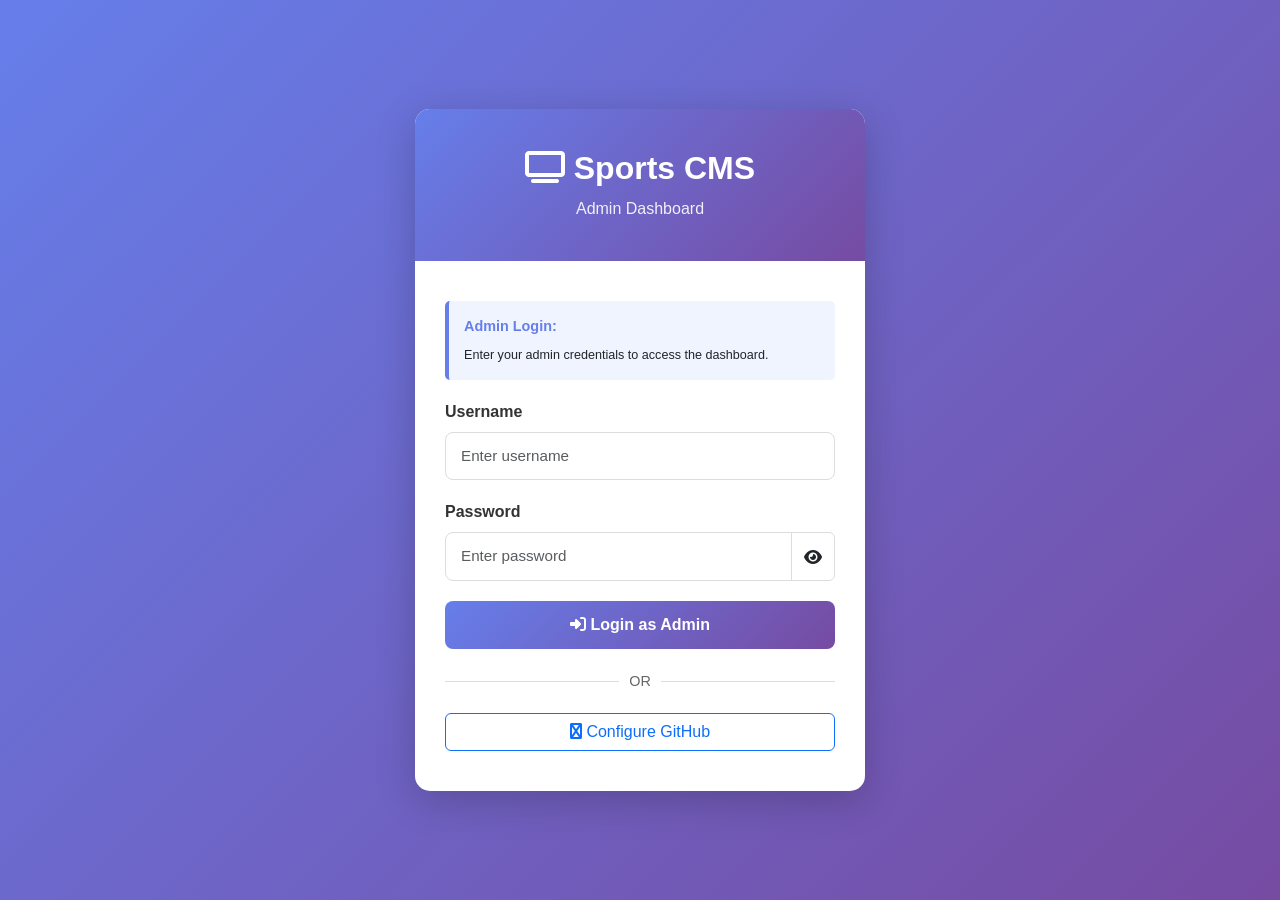
<file: index.html>
<!DOCTYPE html>
<html lang="en">
<head>
    <meta charset="UTF-8">
    <meta name="viewport" content="width=device-width, initial-scale=1.0">
    <title>Sports Match CMS - Dashboard</title>
    <link href="https://cdn.jsdelivr.net/npm/bootstrap@5.3.0/dist/css/bootstrap.min.css" rel="stylesheet">
    <link href="https://cdnjs.cloudflare.com/ajax/libs/font-awesome/6.4.0/css/all.min.css" rel="stylesheet">
    <link rel="stylesheet" href="assets/css/style.css">
</head>
<body>
    <div class="d-flex" id="wrapper">
        <!-- Sidebar -->
        <nav class="sidebar" id="sidebar">
            <div class="sidebar-header">
                <h3 class="mb-0">
                    <i class="fas fa-tv"></i> Sports CMS
                </h3>
            </div>
            <ul class="nav flex-column">
                <li class="nav-item">
                    <a class="nav-link active" href="index.html">
                        <i class="fas fa-chart-line"></i> Dashboard
                    </a>
                </li>
                <li class="nav-item">
                    <a class="nav-link" href="matches.html">
                        <i class="fas fa-futbol"></i> Matches
                    </a>
                </li>
                <li class="nav-item">
                    <a class="nav-link" href="leagues.html">
                        <i class="fas fa-trophy"></i> Leagues
                    </a>
                </li>
                <li class="nav-item">
                    <a class="nav-link" href="categories.html">
                        <i class="fas fa-list"></i> Categories
                    </a>
                </li>
                <li class="nav-item">
                    <a class="nav-link" href="settings.html">
                        <i class="fas fa-cog"></i> Settings
                    </a>
                </li>
            </ul>
        </nav>

        <!-- Main Content -->
        <div class="main-content" id="main-content">
            <!-- Top Navigation -->
            <nav class="navbar navbar-expand-lg navbar-dark top-navbar">
                <div class="container-fluid">
                    <button class="btn btn-dark me-3" id="toggleSidebar">
                        <i class="fas fa-bars"></i>
                    </button>
                    <span class="navbar-brand mb-0">Dashboard</span>
                    <div class="ms-auto d-flex align-items-center gap-3">
                        <button class="btn btn-dark" id="toggleDarkMode" title="Toggle Dark Mode">
                            <i class="fas fa-moon"></i>
                        </button>
                        <div class="dropdown">
                            <button class="btn btn-dark dropdown-toggle" type="button" data-bs-toggle="dropdown">
                                <i class="fas fa-user"></i>
                            </button>
                            <ul class="dropdown-menu dropdown-menu-end">
                                <li><a class="dropdown-item" href="settings.html">Settings</a></li>
                                <li><hr class="dropdown-divider"></li>
                                <li><a class="dropdown-item" href="#" id="logoutBtn">Logout</a></li>
                            </ul>
                        </div>
                    </div>
                </div>
            </nav>

            <!-- Page Content -->
            <div class="page-content">
                <div class="container-fluid">
                    <!-- Header -->
                    <div class="row mb-4">
                        <div class="col-12">
                            <h1 class="page-title">Dashboard</h1>
                            <p class="text-muted">Welcome back! Here's your sports match overview.</p>
                        </div>
                    </div>

                    <!-- Stats Cards -->
                    <div class="row mb-4">
                        <div class="col-md-6 col-lg-3">
                            <div class="stat-card">
                                <div class="stat-icon">
                                    <i class="fas fa-list"></i>
                                </div>
                                <div class="stat-content">
                                    <h3 id="totalCategories">0</h3>
                                    <p>Total Categories</p>
                                </div>
                            </div>
                        </div>
                        <div class="col-md-6 col-lg-3">
                            <div class="stat-card">
                                <div class="stat-icon">
                                    <i class="fas fa-trophy"></i>
                                </div>
                                <div class="stat-content">
                                    <h3 id="totalLeagues">0</h3>
                                    <p>Total Leagues</p>
                                </div>
                            </div>
                        </div>
                        <div class="col-md-6 col-lg-3">
                            <div class="stat-card">
                                <div class="stat-icon">
                                    <i class="fas fa-futbol"></i>
                                </div>
                                <div class="stat-content">
                                    <h3 id="totalMatches">0</h3>
                                    <p>Total Matches</p>
                                </div>
                            </div>
                        </div>
                        <div class="col-md-6 col-lg-3">
                            <div class="stat-card">
                                <div class="stat-icon">
                                    <i class="fas fa-video"></i>
                                </div>
                                <div class="stat-content">
                                    <h3 id="totalSources">0</h3>
                                    <p>Total Sources</p>
                                </div>
                            </div>
                        </div>
                    </div>

                    <!-- Match Status Overview -->
                    <div class="row mb-4">
                        <div class="col-md-4">
                            <div class="status-card upcoming">
                                <div class="status-header">
                                    <i class="fas fa-clock"></i>
                                    <h4>Upcoming Matches</h4>
                                </div>
                                <div class="status-number" id="upcomingCount">0</div>
                            </div>
                        </div>
                        <div class="col-md-4">
                            <div class="status-card live">
                                <div class="status-header">
                                    <i class="fas fa-circle animate-pulse"></i>
                                    <h4>Live Matches</h4>
                                </div>
                                <div class="status-number" id="liveCount">0</div>
                            </div>
                        </div>
                        <div class="col-md-4">
                            <div class="status-card finished">
                                <div class="status-header">
                                    <i class="fas fa-check-circle"></i>
                                    <h4>Finished Matches</h4>
                                </div>
                                <div class="status-number" id="finishedCount">0</div>
                            </div>
                        </div>
                    </div>

                    <!-- Recent Matches -->
                    <div class="row">
                        <div class="col-12">
                            <div class="card">
                                <div class="card-header">
                                    <h5 class="mb-0">Recent Matches</h5>
                                </div>
                                <div class="card-body">
                                    <div id="recentMatchesContainer">
                                        <div class="text-center text-muted">
                                            <i class="fas fa-inbox"></i> No matches yet
                                        </div>
                                    </div>
                                </div>
                            </div>
                        </div>
                    </div>
                </div>
            </div>
        </div>
    </div>

    <!-- Toast Notification -->
    <div id="toastContainer" class="toast-container"></div>

    <script src="https://cdn.jsdelivr.net/npm/bootstrap@5.3.0/dist/js/bootstrap.bundle.min.js"></script>
    <script src="assets/js/config.js"></script>
    <script src="assets/js/api.js"></script>
    <script src="assets/js/ui.js"></script>
    <script src="assets/js/dashboard.js"></script>
</body>
</html>
</file>
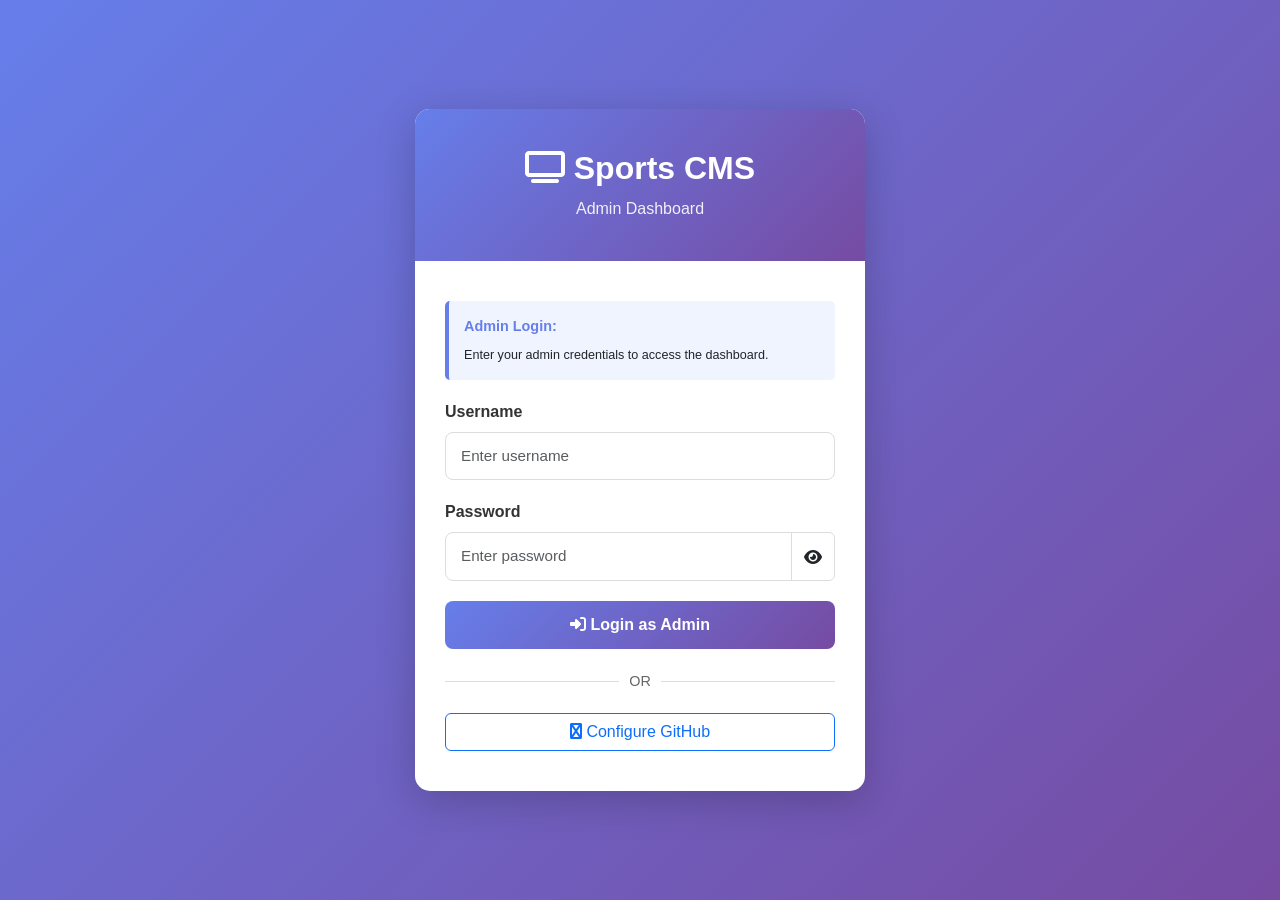
<file: auth.html>
<!DOCTYPE html>
<html lang="en">
<head>
    <meta charset="UTF-8">
    <meta name="viewport" content="width=device-width, initial-scale=1.0">
    <title>Sports Match CMS - Authentication</title>
    <link href="https://cdn.jsdelivr.net/npm/bootstrap@5.3.0/dist/css/bootstrap.min.css" rel="stylesheet">
    <link href="https://cdnjs.cloudflare.com/ajax/libs/font-awesome/6.4.0/css/all.min.css" rel="stylesheet">
    <style>
        :root {
          --primary: #667eea;
          --secondary: #764ba2;
        }

        body {
          background: linear-gradient(135deg, #667eea 0%, #764ba2 100%);
          min-height: 100vh;
          display: flex;
          align-items: center;
          justify-content: center;
          font-family: 'Segoe UI', Tahoma, Geneva, Verdana, sans-serif;
        }

        .auth-container {
          background: white;
          border-radius: 15px;
          box-shadow: 0 10px 40px rgba(0, 0, 0, 0.2);
          overflow: hidden;
          max-width: 450px;
          width: 90%;
        }

        .auth-header {
          background: linear-gradient(135deg, #667eea 0%, #764ba2 100%);
          color: white;
          padding: 40px 30px;
          text-align: center;
        }

        .auth-header h1 {
          font-size: 2rem;
          font-weight: 700;
          margin-bottom: 10px;
        }

        .auth-header p {
          margin: 0;
          opacity: 0.9;
        }

        .auth-body {
          padding: 40px 30px;
        }

        .form-group {
          margin-bottom: 20px;
        }

        .form-label {
          font-weight: 600;
          color: #333;
          margin-bottom: 8px;
        }

        .form-control {
          border: 1px solid #ddd;
          border-radius: 8px;
          padding: 12px 15px;
          font-size: 0.95rem;
        }

        .form-control:focus {
          border-color: #667eea;
          box-shadow: 0 0 0 0.2rem rgba(102, 126, 234, 0.25);
        }

        .btn-auth {
          background: linear-gradient(135deg, #667eea 0%, #764ba2 100%);
          color: white;
          border: none;
          padding: 12px 30px;
          border-radius: 8px;
          font-weight: 600;
          font-size: 1rem;
          width: 100%;
          transition: all 0.3s ease;
          cursor: pointer;
        }

        .btn-auth:hover {
          transform: translateY(-2px);
          box-shadow: 0 5px 20px rgba(102, 126, 234, 0.4);
        }

        .btn-auth:disabled {
          opacity: 0.7;
          cursor: not-allowed;
        }

        .error-message {
          background-color: #f8d7da;
          color: #721c24;
          padding: 12px 15px;
          border-radius: 8px;
          margin-bottom: 20px;
          border-left: 4px solid #dc3545;
          display: none;
        }

        .error-message.show {
          display: block;
        }

        .success-message {
          background-color: #d4edda;
          color: #155724;
          padding: 12px 15px;
          border-radius: 8px;
          margin-bottom: 20px;
          border-left: 4px solid #28a745;
          display: none;
        }

        .success-message.show {
          display: block;
        }

        .info-box {
          background: #f0f4ff;
          border-left: 4px solid #667eea;
          padding: 15px;
          border-radius: 5px;
          margin-bottom: 20px;
          font-size: 0.9rem;
        }

        .info-box strong {
          color: #667eea;
        }

        .toggle-password {
          cursor: pointer;
        }

        .input-group-text {
          background-color: transparent;
          border: 1px solid #ddd;
          cursor: pointer;
        }

        .input-group-text:hover {
          background-color: #f5f5f5;
        }

        .divider {
          text-align: center;
          margin: 20px 0;
          position: relative;
        }

        .divider::before {
          content: '';
          position: absolute;
          top: 50%;
          left: 0;
          right: 0;
          height: 1px;
          background: #ddd;
        }

        .divider span {
          background: white;
          padding: 0 10px;
          position: relative;
          color: #666;
          font-size: 0.9rem;
        }

        .switch-mode {
          text-align: center;
          color: #666;
          font-size: 0.9rem;
        }

        .switch-mode a {
          color: #667eea;
          text-decoration: none;
          font-weight: 600;
          cursor: pointer;
        }

        .switch-mode a:hover {
          text-decoration: underline;
        }
    </style>
</head>
<body>
    <div class="auth-container">
        <div class="auth-header">
            <h1><i class="fas fa-tv"></i> Sports CMS</h1>
            <p>Admin Dashboard</p>
        </div>
        <div class="auth-body">
            <!-- Error Message -->
            <div class="error-message" id="errorMessage"></div>
            <!-- Success Message -->
            <div class="success-message" id="successMessage"></div>

            <!-- Admin Authentication Form -->
            <div id="adminAuthForm">
                <div class="info-box">
                    <strong>Admin Login:</strong>
                    <p class="mb-0 mt-2 small">Enter your admin credentials to access the dashboard.</p>
                </div>

                <form id="adminLoginForm">
                    <div class="form-group">
                        <label class="form-label">Username</label>
                        <input type="text" class="form-control" id="adminUsername" placeholder="Enter username" required>
                    </div>

                    <div class="form-group">
                        <label class="form-label">Password</label>
                        <div class="input-group">
                            <input type="password" class="form-control" id="adminPassword" placeholder="Enter password" required>
                            <span class="input-group-text toggle-password" id="toggleAdminPassword">
                                <i class="fas fa-eye"></i>
                            </span>
                        </div>
                    </div>

                    <button type="submit" class="btn-auth" id="adminLoginBtn">
                        <i class="fas fa-sign-in-alt"></i> Login as Admin
                    </button>
                </form>

                <div class="divider"><span>OR</span></div>

                <button type="button" class="btn btn-outline-primary w-100" onclick="switchToGitHub()">
                    <i class="fas fa-github"></i> Configure GitHub
                </button>
            </div>

            <!-- GitHub Configuration Form -->
            <div id="githubConfigForm" style="display: none;">
                <div class="info-box">
                    <strong>GitHub Configuration:</strong>
                    <p class="mb-0 mt-2 small">Configure your GitHub repository to get started with the Sports Match CMS.</p>
                </div>

                <form id="githubLoginForm">
                    <div class="form-group">
                        <label class="form-label">GitHub Owner</label>
                        <input type="text" class="form-control" id="owner" placeholder="e.g., Custommail100" required>
                        <div style="font-size: 0.85rem; color: #666; margin-top: 5px;">Your GitHub username or organization name</div>
                    </div>

                    <div class="form-group">
                        <label class="form-label">GitHub Repository</label>
                        <input type="text" class="form-control" id="repo" placeholder="e.g., tv" required>
                        <div style="font-size: 0.85rem; color: #666; margin-top: 5px;">Repository name where match.json is stored</div>
                    </div>

                    <div class="form-group">
                        <label class="form-label">GitHub Branch</label>
                        <input type="text" class="form-control" id="branch" placeholder="main" value="main">
                        <div style="font-size: 0.85rem; color: #666; margin-top: 5px;">Default branch name</div>
                    </div>

                    <div class="form-group">
                        <label class="form-label">File Path</label>
                        <input type="text" class="form-control" id="filePath" placeholder="match.json" value="match.json">
                        <div style="font-size: 0.85rem; color: #666; margin-top: 5px;">Path to match.json in your repository</div>
                    </div>

                    <div class="form-group">
                        <label class="form-label">Personal Access Token</label>
                        <div class="input-group">
                            <input type="password" class="form-control" id="token" placeholder="ghp_xxxxxxxxxxxxx" required>
                            <span class="input-group-text toggle-password" id="toggleToken">
                                <i class="fas fa-eye"></i>
                            </span>
                        </div>
                        <div style="font-size: 0.85rem; color: #666; margin-top: 5px;">
                            <a href="https://github.com/settings/tokens" target="_blank">Create a token</a> with repo scope
                        </div>
                    </div>

                    <button type="submit" class="btn-auth" id="githubLoginBtn">
                        <i class="fas fa-plug"></i> Test & Connect
                    </button>
                </form>

                <button type="button" class="btn btn-outline-secondary w-100 mt-3" onclick="switchToAdmin()">
                    <i class="fas fa-arrow-left"></i> Back to Admin Login
                </button>
            </div>
        </div>
    </div>

    <script>
        const ADMIN_USERNAME = 'ymn10';
        const ADMIN_PASSWORD = 'ymn10';

        // Toggle Admin Password Visibility
        document.getElementById('toggleAdminPassword').addEventListener('click', () => {
            const input = document.getElementById('adminPassword');
            const icon = document.querySelector('#toggleAdminPassword i');
            if (input.type === 'password') {
                input.type = 'text';
                icon.classList.remove('fa-eye');
                icon.classList.add('fa-eye-slash');
            } else {
                input.type = 'password';
                icon.classList.remove('fa-eye-slash');
                icon.classList.add('fa-eye');
            }
        });

        // Toggle GitHub Token Visibility
        document.getElementById('toggleToken').addEventListener('click', () => {
            const input = document.getElementById('token');
            const icon = document.querySelector('#toggleToken i');
            if (input.type === 'password') {
                input.type = 'text';
                icon.classList.remove('fa-eye');
                icon.classList.add('fa-eye-slash');
            } else {
                input.type = 'password';
                icon.classList.remove('fa-eye-slash');
                icon.classList.add('fa-eye');
            }
        });

        // Switch to GitHub Form
        function switchToGitHub() {
            document.getElementById('adminAuthForm').style.display = 'none';
            document.getElementById('githubConfigForm').style.display = 'block';
            
            // Pre-fill with user's values
            document.getElementById('owner').value = 'Custommail100';
            document.getElementById('repo').value = 'tv';
            document.getElementById('branch').value = 'main';
            document.getElementById('filePath').value = 'match.json';
        }

        // Switch to Admin Form
        function switchToAdmin() {
            document.getElementById('adminAuthForm').style.display = 'block';
            document.getElementById('githubConfigForm').style.display = 'none';
            clearMessages();
        }

        // Show Error Message
        function showError(message) {
            const errorDiv = document.getElementById('errorMessage');
            errorDiv.textContent = message;
            errorDiv.classList.add('show');
            setTimeout(() => errorDiv.classList.remove('show'), 5000);
        }

        // Show Success Message
        function showSuccess(message) {
            const successDiv = document.getElementById('successMessage');
            successDiv.textContent = message;
            successDiv.classList.add('show');
            setTimeout(() => successDiv.classList.remove('show'), 5000);
        }

        // Clear Messages
        function clearMessages() {
            document.getElementById('errorMessage').classList.remove('show');
            document.getElementById('successMessage').classList.remove('show');
        }

        // Admin Login Form Handler
        document.getElementById('adminLoginForm').addEventListener('submit', async (e) => {
            e.preventDefault();
            clearMessages();

            const username = document.getElementById('adminUsername').value.trim();
            const password = document.getElementById('adminPassword').value;

            if (!username || !password) {
                showError('Please fill all fields');
                return;
            }

            if (username === ADMIN_USERNAME && password === ADMIN_PASSWORD) {
                showSuccess('Admin login successful! Redirecting...');
                
                // Store admin session
                localStorage.setItem('admin_authenticated', 'true');
                localStorage.setItem('admin_username', username);
                localStorage.setItem('admin_login_time', new Date().toISOString());
                
                // Redirect to login page for GitHub config
                setTimeout(() => {
                    window.location.href = 'login.html';
                }, 1500);
            } else {
                showError('Invalid username or password');
                document.getElementById('adminPassword').value = '';
            }
        });

        // GitHub Login Form Handler
        document.getElementById('githubLoginForm').addEventListener('submit', async (e) => {
            e.preventDefault();
            clearMessages();

            const config = {
                owner: document.getElementById('owner').value.trim(),
                repo: document.getElementById('repo').value.trim(),
                branch: document.getElementById('branch').value.trim(),
                filePath: document.getElementById('filePath').value.trim(),
                token: document.getElementById('token').value.trim(),
            };

            if (!config.owner || !config.repo || !config.token) {
                showError('Please fill all required fields');
                return;
            }

            const btn = document.getElementById('githubLoginBtn');
            btn.disabled = true;
            btn.innerHTML = '<i class="fas fa-spinner fa-spin"></i> Testing...'

            try {
                // Test connection
                const response = await fetch('https://api.github.com/user', {
                    headers: {
                        'Authorization': `token ${config.token}`,
                        'Accept': 'application/vnd.github.v3+json',
                    },
                });

                if (!response.ok) {
                    throw new Error('Invalid token or connection failed');
                }

                const userData = await response.json();
                showSuccess(`Connected as ${userData.login}! Redirecting...`);

                // Save config to localStorage
                localStorage.setItem('github_owner', config.owner);
                localStorage.setItem('github_repo', config.repo);
                localStorage.setItem('github_branch', config.branch);
                localStorage.setItem('file_path', config.filePath);
                localStorage.setItem('github_token', config.token);
                localStorage.setItem('auth_token', 'authenticated');

                // Redirect to dashboard
                setTimeout(() => {
                    window.location.href = 'index.html';
                }, 1500);
            } catch (error) {
                showError('Connection failed: ' + error.message);
                btn.disabled = false;
                btn.innerHTML = '<i class="fas fa-plug"></i> Test & Connect';
            }
        });

        // Check if already authenticated
        window.addEventListener('load', () => {
            const token = localStorage.getItem('github_token');
            if (token) {
                window.location.href = 'index.html';
            }
        });
    </script>
</body>
</html>
</file>
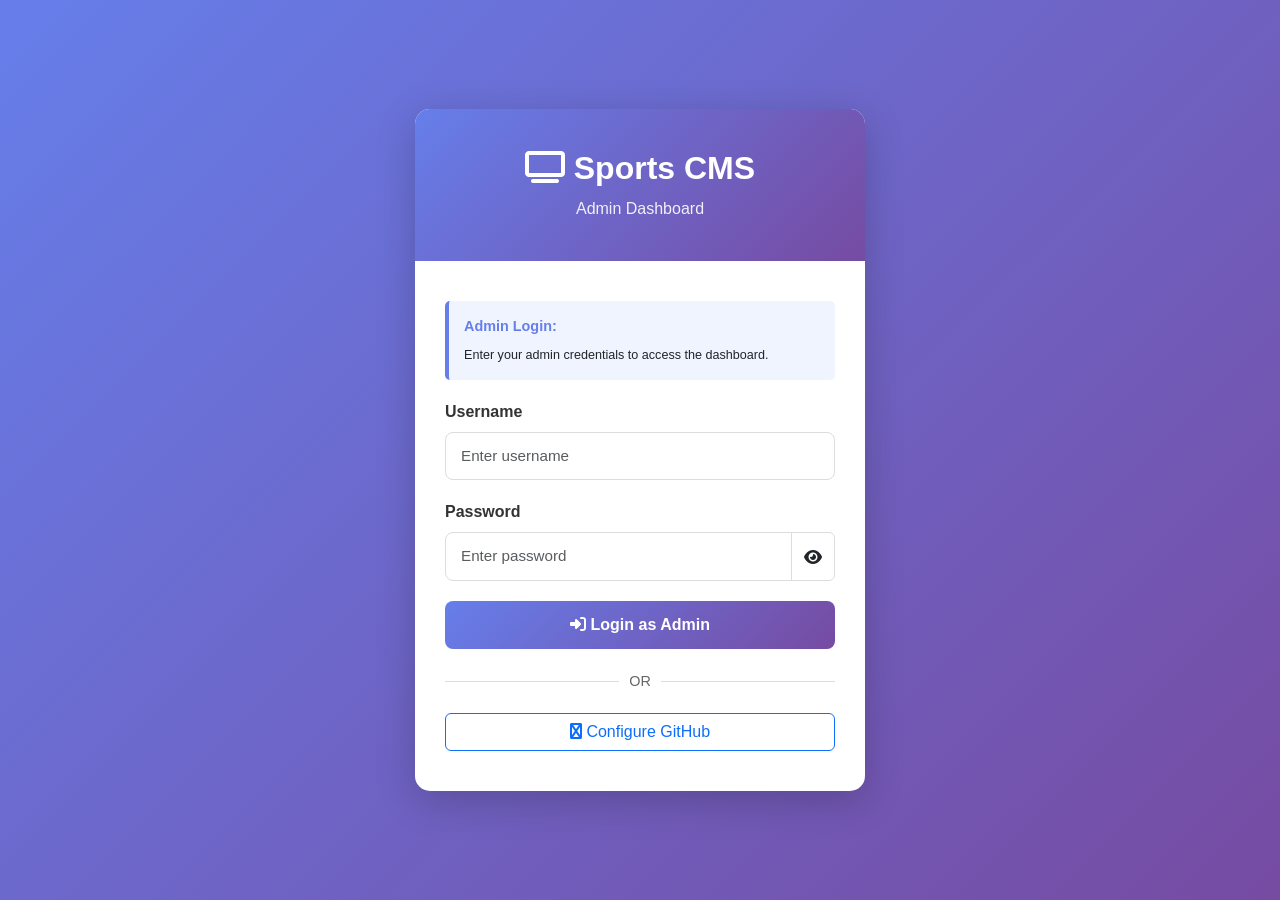
<file: categories.html>
<!DOCTYPE html>
<html lang="en">
<head>
    <meta charset="UTF-8">
    <meta name="viewport" content="width=device-width, initial-scale=1.0">
    <title>Sports Match CMS - Categories</title>
    <link href="https://cdn.jsdelivr.net/npm/bootstrap@5.3.0/dist/css/bootstrap.min.css" rel="stylesheet">
    <link href="https://cdnjs.cloudflare.com/ajax/libs/font-awesome/6.4.0/css/all.min.css" rel="stylesheet">
    <link rel="stylesheet" href="assets/css/style.css">
</head>
<body>
    <div class="d-flex" id="wrapper">
        <!-- Sidebar -->
        <nav class="sidebar" id="sidebar">
            <div class="sidebar-header">
                <h3 class="mb-0">
                    <i class="fas fa-tv"></i> Sports CMS
                </h3>
            </div>
            <ul class="nav flex-column">
                <li class="nav-item">
                    <a class="nav-link" href="index.html">
                        <i class="fas fa-chart-line"></i> Dashboard
                    </a>
                </li>
                <li class="nav-item">
                    <a class="nav-link" href="matches.html">
                        <i class="fas fa-futbol"></i> Matches
                    </a>
                </li>
                <li class="nav-item">
                    <a class="nav-link" href="leagues.html">
                        <i class="fas fa-trophy"></i> Leagues
                    </a>
                </li>
                <li class="nav-item">
                    <a class="nav-link active" href="categories.html">
                        <i class="fas fa-list"></i> Categories
                    </a>
                </li>
                <li class="nav-item">
                    <a class="nav-link" href="settings.html">
                        <i class="fas fa-cog"></i> Settings
                    </a>
                </li>
            </ul>
        </nav>

        <!-- Main Content -->
        <div class="main-content" id="main-content">
            <!-- Top Navigation -->
            <nav class="navbar navbar-expand-lg navbar-dark top-navbar">
                <div class="container-fluid">
                    <button class="btn btn-dark me-3" id="toggleSidebar">
                        <i class="fas fa-bars"></i>
                    </button>
                    <span class="navbar-brand mb-0">Categories</span>
                    <div class="ms-auto d-flex align-items-center gap-3">
                        <button class="btn btn-dark" id="toggleDarkMode" title="Toggle Dark Mode">
                            <i class="fas fa-moon"></i>
                        </button>
                        <div class="dropdown">
                            <button class="btn btn-dark dropdown-toggle" type="button" data-bs-toggle="dropdown">
                                <i class="fas fa-user"></i>
                            </button>
                            <ul class="dropdown-menu dropdown-menu-end">
                                <li><a class="dropdown-item" href="settings.html">Settings</a></li>
                                <li><hr class="dropdown-divider"></li>
                                <li><a class="dropdown-item" href="#" id="logoutBtn">Logout</a></li>
                            </ul>
                        </div>
                    </div>
                </div>
            </nav>

            <!-- Page Content -->
            <div class="page-content">
                <div class="container-fluid">
                    <!-- Header -->
                    <div class="row mb-4">
                        <div class="col-12">
                            <div class="d-flex justify-content-between align-items-center">
                                <div>
                                    <h1 class="page-title">Categories Management</h1>
                                    <p class="text-muted">Add and manage sports categories.</p>
                                </div>
                                <button class="btn btn-primary" data-bs-toggle="modal" data-bs-target="#categoryModal">
                                    <i class="fas fa-plus"></i> Add Category
                                </button>
                            </div>
                        </div>
                    </div>

                    <!-- Categories Grid -->
                    <div class="row" id="categoriesContainer">
                        <div class="col-12 text-center text-muted py-5">
                            <i class="fas fa-spinner fa-spin"></i> Loading categories...
                        </div>
                    </div>
                </div>
            </div>
        </div>
    </div>

    <!-- Category Modal -->
    <div class="modal fade" id="categoryModal" tabindex="-1">
        <div class="modal-dialog">
            <div class="modal-content">
                <div class="modal-header">
                    <h5 class="modal-title" id="categoryModalTitle">Add Category</h5>
                    <button type="button" class="btn-close" data-bs-dismiss="modal"></button>
                </div>
                <div class="modal-body">
                    <form id="categoryForm">
                        <div class="mb-3">
                            <label class="form-label">Category Name</label>
                            <input type="text" class="form-control" id="categoryName" placeholder="e.g., Football" required>
                        </div>
                        <input type="hidden" id="categoryId">
                    </form>
                </div>
                <div class="modal-footer">
                    <button type="button" class="btn btn-secondary" data-bs-dismiss="modal">Cancel</button>
                    <button type="button" class="btn btn-primary" id="saveCategoryBtn">Save Category</button>
                </div>
            </div>
        </div>
    </div>

    <!-- Toast Notification -->
    <div id="toastContainer" class="toast-container"></div>

    <!-- Confirmation Modal -->
    <div class="modal fade" id="confirmModal" tabindex="-1">
        <div class="modal-dialog">
            <div class="modal-content">
                <div class="modal-header">
                    <h5 class="modal-title">Confirm Action</h5>
                    <button type="button" class="btn-close" data-bs-dismiss="modal"></button>
                </div>
                <div class="modal-body" id="confirmMessage">
                    Are you sure?
                </div>
                <div class="modal-footer">
                    <button type="button" class="btn btn-secondary" data-bs-dismiss="modal">Cancel</button>
                    <button type="button" class="btn btn-danger" id="confirmBtn">Delete</button>
                </div>
            </div>
        </div>
    </div>

    <script src="https://cdn.jsdelivr.net/npm/bootstrap@5.3.0/dist/js/bootstrap.bundle.min.js"></script>
    <script src="assets/js/config.js"></script>
    <script src="assets/js/api.js"></script>
    <script src="assets/js/ui.js"></script>
    <script src="assets/js/categories.js"></script>
</body>
</html>
</file>
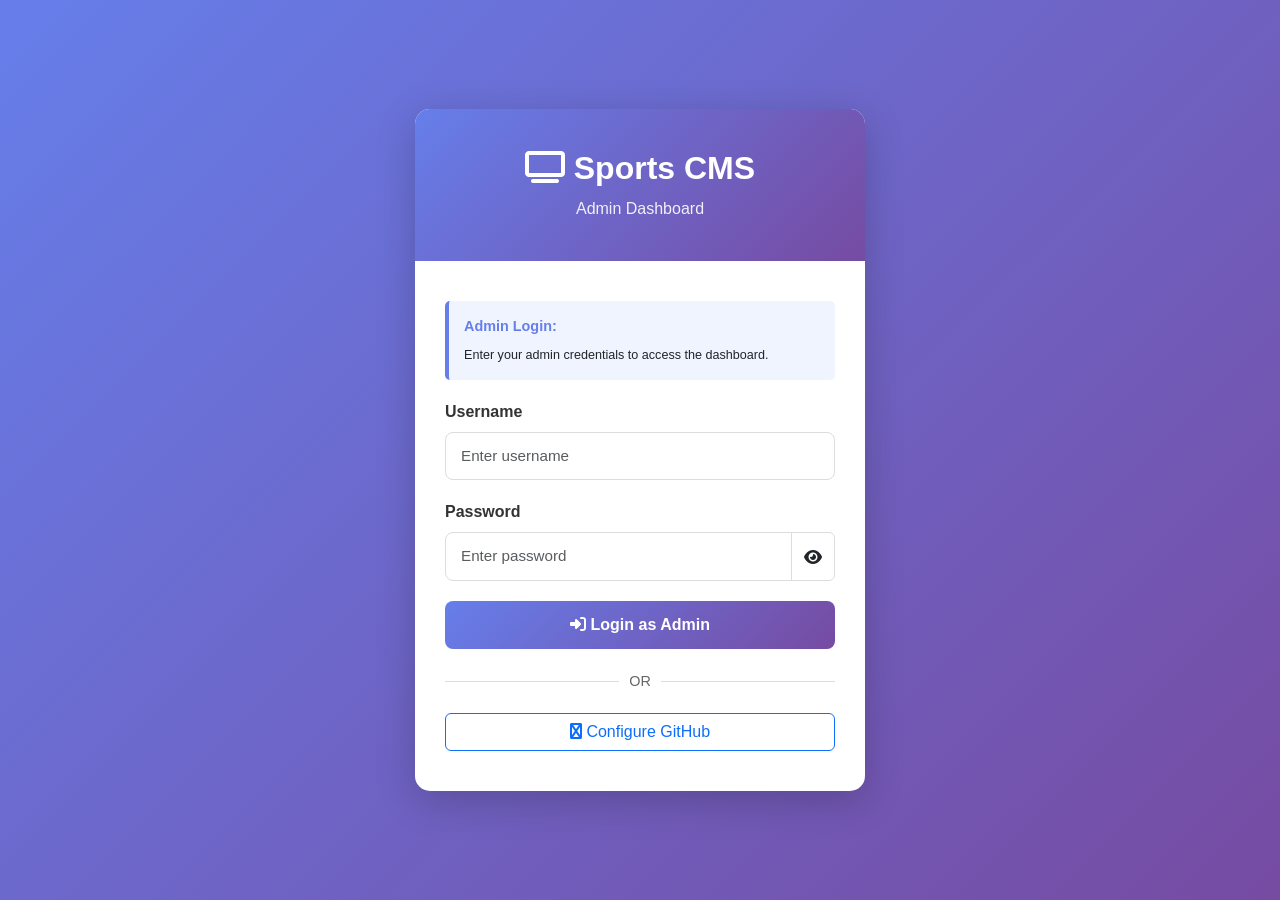
<file: leagues.html>
<!DOCTYPE html>
<html lang="en">
<head>
    <meta charset="UTF-8">
    <meta name="viewport" content="width=device-width, initial-scale=1.0">
    <title>Sports Match CMS - Leagues</title>
    <link href="https://cdn.jsdelivr.net/npm/bootstrap@5.3.0/dist/css/bootstrap.min.css" rel="stylesheet">
    <link href="https://cdnjs.cloudflare.com/ajax/libs/font-awesome/6.4.0/css/all.min.css" rel="stylesheet">
    <link rel="stylesheet" href="assets/css/style.css">
</head>
<body>
    <div class="d-flex" id="wrapper">
        <!-- Sidebar -->
        <nav class="sidebar" id="sidebar">
            <div class="sidebar-header">
                <h3 class="mb-0">
                    <i class="fas fa-tv"></i> Sports CMS
                </h3>
            </div>
            <ul class="nav flex-column">
                <li class="nav-item">
                    <a class="nav-link" href="index.html">
                        <i class="fas fa-chart-line"></i> Dashboard
                    </a>
                </li>
                <li class="nav-item">
                    <a class="nav-link" href="matches.html">
                        <i class="fas fa-futbol"></i> Matches
                    </a>
                </li>
                <li class="nav-item">
                    <a class="nav-link active" href="leagues.html">
                        <i class="fas fa-trophy"></i> Leagues
                    </a>
                </li>
                <li class="nav-item">
                    <a class="nav-link" href="categories.html">
                        <i class="fas fa-list"></i> Categories
                    </a>
                </li>
                <li class="nav-item">
                    <a class="nav-link" href="settings.html">
                        <i class="fas fa-cog"></i> Settings
                    </a>
                </li>
            </ul>
        </nav>

        <!-- Main Content -->
        <div class="main-content" id="main-content">
            <!-- Top Navigation -->
            <nav class="navbar navbar-expand-lg navbar-dark top-navbar">
                <div class="container-fluid">
                    <button class="btn btn-dark me-3" id="toggleSidebar">
                        <i class="fas fa-bars"></i>
                    </button>
                    <span class="navbar-brand mb-0">Leagues</span>
                    <div class="ms-auto d-flex align-items-center gap-3">
                        <button class="btn btn-dark" id="toggleDarkMode" title="Toggle Dark Mode">
                            <i class="fas fa-moon"></i>
                        </button>
                        <div class="dropdown">
                            <button class="btn btn-dark dropdown-toggle" type="button" data-bs-toggle="dropdown">
                                <i class="fas fa-user"></i>
                            </button>
                            <ul class="dropdown-menu dropdown-menu-end">
                                <li><a class="dropdown-item" href="settings.html">Settings</a></li>
                                <li><hr class="dropdown-divider"></li>
                                <li><a class="dropdown-item" href="#" id="logoutBtn">Logout</a></li>
                            </ul>
                        </div>
                    </div>
                </div>
            </nav>

            <!-- Page Content -->
            <div class="page-content">
                <div class="container-fluid">
                    <!-- Header -->
                    <div class="row mb-4">
                        <div class="col-12">
                            <div class="d-flex justify-content-between align-items-center">
                                <div>
                                    <h1 class="page-title">Leagues Management</h1>
                                    <p class="text-muted">Manage sports leagues and tournaments.</p>
                                </div>
                                <button class="btn btn-primary" data-bs-toggle="modal" data-bs-target="#leagueModal">
                                    <i class="fas fa-plus"></i> Add League
                                </button>
                            </div>
                        </div>
                    </div>

                    <!-- Search -->
                    <div class="row mb-4">
                        <div class="col-md-4">
                            <input type="text" class="form-control" id="searchInput" placeholder="Search leagues...">
                        </div>
                    </div>

                    <!-- Leagues Table -->
                    <div class="row">
                        <div class="col-12">
                            <div class="card">
                                <div class="card-body">
                                    <div class="table-responsive">
                                        <table class="table table-hover">
                                            <thead>
                                                <tr>
                                                    <th>League Name</th>
                                                    <th>Category</th>
                                                    <th>Matches</th>
                                                    <th>Actions</th>
                                                </tr>
                                            </thead>
                                            <tbody id="leaguesTableBody">
                                                <tr>
                                                    <td colspan="4" class="text-center text-muted py-4">
                                                        <i class="fas fa-spinner fa-spin"></i> Loading leagues...
                                                    </td>
                                                </tr>
                                            </tbody>
                                        </table>
                                    </div>
                                </div>
                            </div>
                        </div>
                    </div>
                </div>
            </div>
        </div>
    </div>

    <!-- League Modal -->
    <div class="modal fade" id="leagueModal" tabindex="-1">
        <div class="modal-dialog">
            <div class="modal-content">
                <div class="modal-header">
                    <h5 class="modal-title" id="leagueModalTitle">Add League</h5>
                    <button type="button" class="btn-close" data-bs-dismiss="modal"></button>
                </div>
                <div class="modal-body">
                    <form id="leagueForm">
                        <div class="mb-3">
                            <label class="form-label">Category</label>
                            <select class="form-control" id="leagueCategory" required>
                                <option value="">Select Category</option>
                            </select>
                        </div>
                        <div class="mb-3">
                            <label class="form-label">League Name</label>
                            <input type="text" class="form-control" id="leagueName" placeholder="e.g., FIFA World Cup" required>
                        </div>
                        <input type="hidden" id="leagueId">
                    </form>
                </div>
                <div class="modal-footer">
                    <button type="button" class="btn btn-secondary" data-bs-dismiss="modal">Cancel</button>
                    <button type="button" class="btn btn-primary" id="saveLeagueBtn">Save League</button>
                </div>
            </div>
        </div>
    </div>

    <!-- Toast Notification -->
    <div id="toastContainer" class="toast-container"></div>

    <!-- Confirmation Modal -->
    <div class="modal fade" id="confirmModal" tabindex="-1">
        <div class="modal-dialog">
            <div class="modal-content">
                <div class="modal-header">
                    <h5 class="modal-title">Confirm Action</h5>
                    <button type="button" class="btn-close" data-bs-dismiss="modal"></button>
                </div>
                <div class="modal-body" id="confirmMessage">
                    Are you sure?
                </div>
                <div class="modal-footer">
                    <button type="button" class="btn btn-secondary" data-bs-dismiss="modal">Cancel</button>
                    <button type="button" class="btn btn-danger" id="confirmBtn">Delete</button>
                </div>
            </div>
        </div>
    </div>

    <script src="https://cdn.jsdelivr.net/npm/bootstrap@5.3.0/dist/js/bootstrap.bundle.min.js"></script>
    <script src="assets/js/config.js"></script>
    <script src="assets/js/api.js"></script>
    <script src="assets/js/ui.js"></script>
    <script src="assets/js/leagues.js"></script>
</body>
</html>
</file>
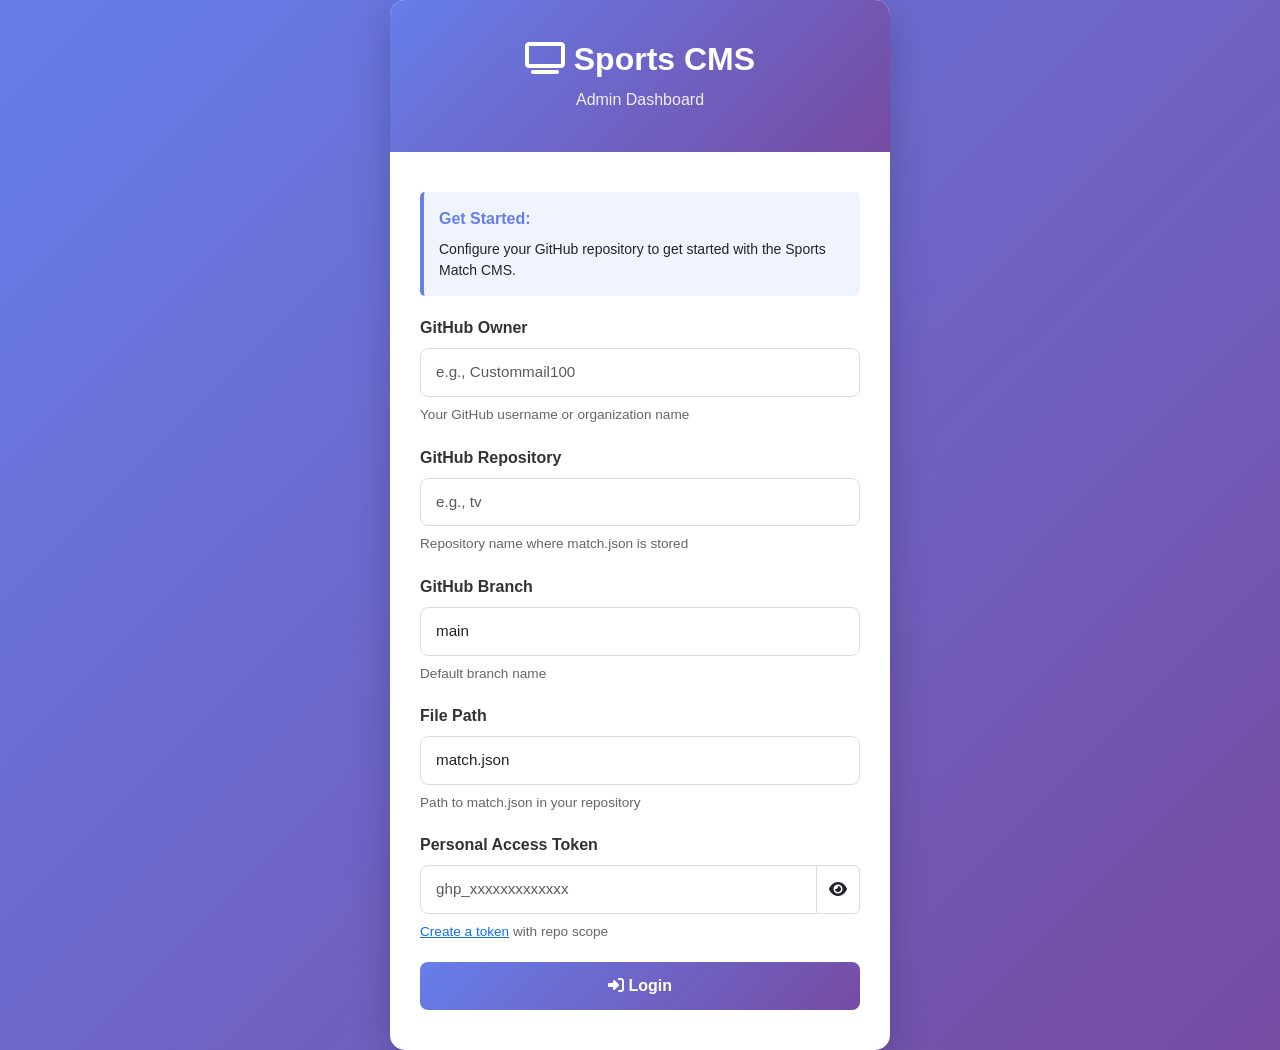
<file: login.html>
<!DOCTYPE html>
<html lang="en">
<head>
    <meta charset="UTF-8">
    <meta name="viewport" content="width=device-width, initial-scale=1.0">
    <title>Sports Match CMS - Login</title>
    <link href="https://cdn.jsdelivr.net/npm/bootstrap@5.3.0/dist/css/bootstrap.min.css" rel="stylesheet">
    <link href="https://cdnjs.cloudflare.com/ajax/libs/font-awesome/6.4.0/css/all.min.css" rel="stylesheet">
    <style>
        :root {
          --primary: #667eea;
          --secondary: #764ba2;
        }

        body {
          background: linear-gradient(135deg, #667eea 0%, #764ba2 100%);
          min-height: 100vh;
          display: flex;
          align-items: center;
          justify-content: center;
          font-family: 'Segoe UI', Tahoma, Geneva, Verdana, sans-serif;
        }

        .login-container {
          background: white;
          border-radius: 15px;
          box-shadow: 0 10px 40px rgba(0, 0, 0, 0.2);
          overflow: hidden;
          max-width: 500px;
          width: 90%;
        }

        .login-header {
          background: linear-gradient(135deg, #667eea 0%, #764ba2 100%);
          color: white;
          padding: 40px 30px;
          text-align: center;
        }

        .login-header h1 {
          font-size: 2rem;
          font-weight: 700;
          margin-bottom: 10px;
        }

        .login-header p {
          margin: 0;
          opacity: 0.9;
        }

        .login-body {
          padding: 40px 30px;
        }

        .form-group {
          margin-bottom: 20px;
        }

        .form-label {
          font-weight: 600;
          color: #333;
          margin-bottom: 8px;
        }

        .form-control {
          border: 1px solid #ddd;
          border-radius: 8px;
          padding: 12px 15px;
          font-size: 0.95rem;
        }

        .form-control:focus {
          border-color: #667eea;
          box-shadow: 0 0 0 0.2rem rgba(102, 126, 234, 0.25);
        }

        .btn-login {
          background: linear-gradient(135deg, #667eea 0%, #764ba2 100%);
          color: white;
          border: none;
          padding: 12px 30px;
          border-radius: 8px;
          font-weight: 600;
          font-size: 1rem;
          width: 100%;
          transition: all 0.3s ease;
          cursor: pointer;
        }

        .btn-login:hover {
          transform: translateY(-2px);
          box-shadow: 0 5px 20px rgba(102, 126, 234, 0.4);
        }

        .btn-login:disabled {
          opacity: 0.7;
          cursor: not-allowed;
        }

        .help-text {
          font-size: 0.85rem;
          color: #666;
          margin-top: 8px;
        }

        .info-box {
          background: #f0f4ff;
          border-left: 4px solid #667eea;
          padding: 15px;
          border-radius: 5px;
          margin-bottom: 20px;
        }

        .info-box strong {
          color: #667eea;
        }

        .toggle-token {
          cursor: pointer;
        }

        .input-group-text {
          background-color: transparent;
          border: 1px solid #ddd;
          cursor: pointer;
        }

        .input-group-text:hover {
          background-color: #f5f5f5;
        }
    </style>
</head>
<body>
    <div class="login-container">
        <div class="login-header">
            <h1><i class="fas fa-tv"></i> Sports CMS</h1>
            <p>Admin Dashboard</p>
        </div>
        <div class="login-body">
            <div class="info-box">
                <strong>Get Started:</strong>
                <p class="mb-0 mt-2 small">Configure your GitHub repository to get started with the Sports Match CMS.</p>
            </div>

            <form id="loginForm">
                <div class="form-group">
                    <label class="form-label">GitHub Owner</label>
                    <input type="text" class="form-control" id="owner" placeholder="e.g., Custommail100" required>
                    <div class="help-text">Your GitHub username or organization name</div>
                </div>

                <div class="form-group">
                    <label class="form-label">GitHub Repository</label>
                    <input type="text" class="form-control" id="repo" placeholder="e.g., tv" required>
                    <div class="help-text">Repository name where match.json is stored</div>
                </div>

                <div class="form-group">
                    <label class="form-label">GitHub Branch</label>
                    <input type="text" class="form-control" id="branch" placeholder="main" value="main">
                    <div class="help-text">Default branch name</div>
                </div>

                <div class="form-group">
                    <label class="form-label">File Path</label>
                    <input type="text" class="form-control" id="filePath" placeholder="match.json" value="match.json">
                    <div class="help-text">Path to match.json in your repository</div>
                </div>

                <div class="form-group">
                    <label class="form-label">Personal Access Token</label>
                    <div class="input-group">
                        <input type="password" class="form-control" id="token" placeholder="ghp_xxxxxxxxxxxxx" required>
                        <span class="input-group-text toggle-token" id="toggleToken">
                            <i class="fas fa-eye"></i>
                        </span>
                    </div>
                    <div class="help-text">
                        <a href="https://github.com/settings/tokens" target="_blank">Create a token</a> with repo scope
                    </div>
                </div>

                <button type="submit" class="btn-login" id="loginBtn">
                    <i class="fas fa-sign-in-alt"></i> Login
                </button>
            </form>
        </div>
    </div>

    <script>
        // Toggle Token Visibility
        document.getElementById('toggleToken').addEventListener('click', () => {
            const input = document.getElementById('token');
            const icon = document.querySelector('#toggleToken i');
            if (input.type === 'password') {
                input.type = 'text';
                icon.classList.remove('fa-eye');
                icon.classList.add('fa-eye-slash');
            } else {
                input.type = 'password';
                icon.classList.remove('fa-eye-slash');
                icon.classList.add('fa-eye');
            }
        });

        // Handle Login
        document.getElementById('loginForm').addEventListener('submit', async (e) => {
            e.preventDefault();

            const config = {
                owner: document.getElementById('owner').value.trim(),
                repo: document.getElementById('repo').value.trim(),
                branch: document.getElementById('branch').value.trim(),
                filePath: document.getElementById('filePath').value.trim(),
                token: document.getElementById('token').value.trim(),
            };

            if (!config.owner || !config.repo || !config.token) {
                alert('Please fill all required fields');
                return;
            }

            const btn = document.getElementById('loginBtn');
            btn.disabled = true;
            btn.innerHTML = '<i class="fas fa-spinner fa-spin"></i> Testing...';

            try {
                // Test connection
                const response = await fetch('https://api.github.com/user', {
                    headers: {
                        'Authorization': `token ${config.token}`,
                        'Accept': 'application/vnd.github.v3+json',
                    },
                });

                if (!response.ok) {
                    throw new Error('Invalid token or connection failed');
                }

                // Save config
                localStorage.setItem('github_owner', config.owner);
                localStorage.setItem('github_repo', config.repo);
                localStorage.setItem('github_branch', config.branch);
                localStorage.setItem('file_path', config.filePath);
                localStorage.setItem('github_token', config.token);

                // Redirect to dashboard
                window.location.href = 'index.html';
            } catch (error) {
                alert('Connection failed: ' + error.message);
                btn.disabled = false;
                btn.innerHTML = '<i class="fas fa-sign-in-alt"></i> Login';
            }
        });
    </script>
</body>
</html>
</file>
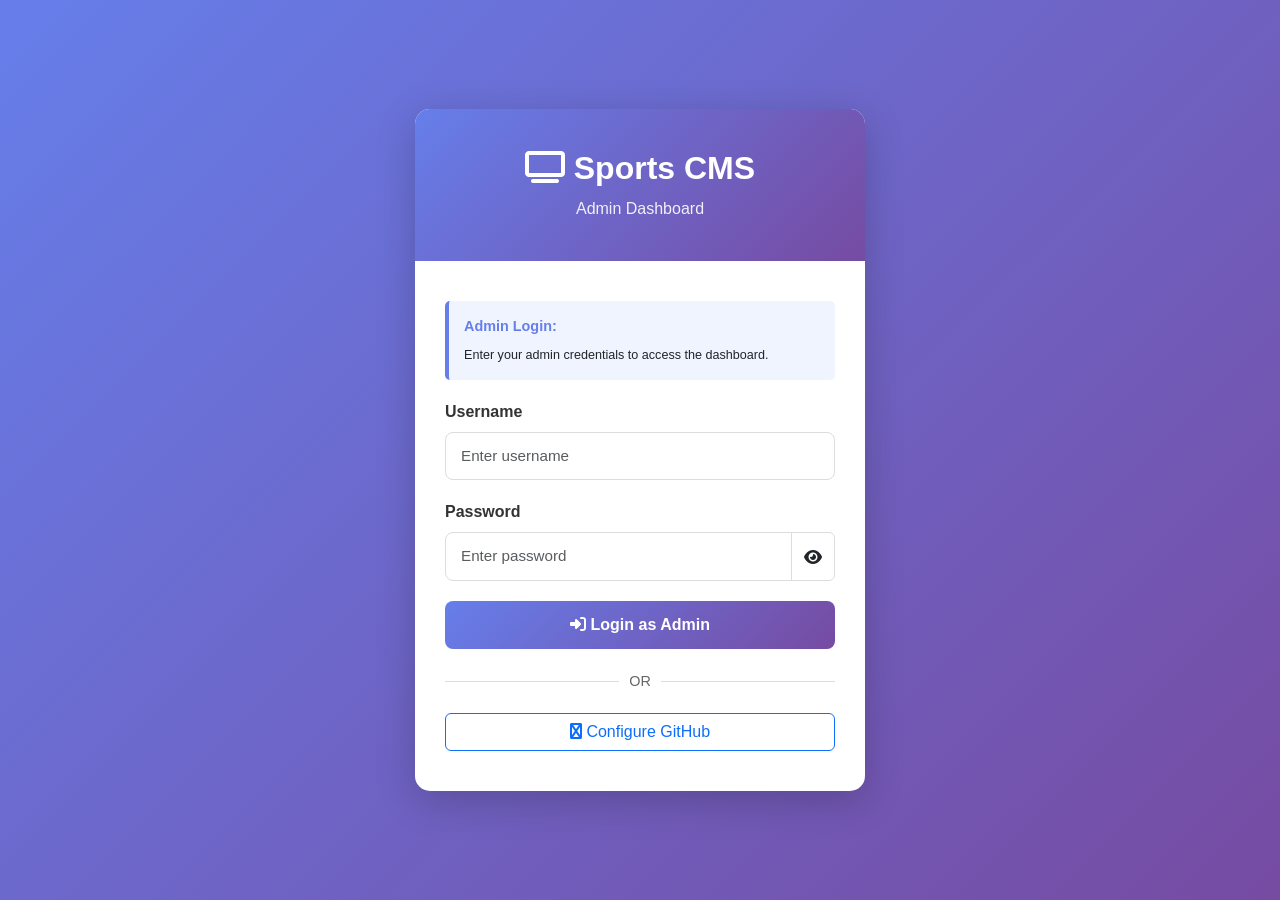
<file: matches.html>
<!DOCTYPE html>
<html lang="en">
<head>
    <meta charset="UTF-8">
    <meta name="viewport" content="width=device-width, initial-scale=1.0">
    <title>Sports Match CMS - Matches</title>
    <link href="https://cdn.jsdelivr.net/npm/bootstrap@5.3.0/dist/css/bootstrap.min.css" rel="stylesheet">
    <link href="https://cdnjs.cloudflare.com/ajax/libs/font-awesome/6.4.0/css/all.min.css" rel="stylesheet">
    <link rel="stylesheet" href="assets/css/style.css">
</head>
<body>
    <div class="d-flex" id="wrapper">
        <!-- Sidebar -->
        <nav class="sidebar" id="sidebar">
            <div class="sidebar-header">
                <h3 class="mb-0">
                    <i class="fas fa-tv"></i> Sports CMS
                </h3>
            </div>
            <ul class="nav flex-column">
                <li class="nav-item">
                    <a class="nav-link" href="index.html">
                        <i class="fas fa-chart-line"></i> Dashboard
                    </a>
                </li>
                <li class="nav-item">
                    <a class="nav-link active" href="matches.html">
                        <i class="fas fa-futbol"></i> Matches
                    </a>
                </li>
                <li class="nav-item">
                    <a class="nav-link" href="leagues.html">
                        <i class="fas fa-trophy"></i> Leagues
                    </a>
                </li>
                <li class="nav-item">
                    <a class="nav-link" href="categories.html">
                        <i class="fas fa-list"></i> Categories
                    </a>
                </li>
                <li class="nav-item">
                    <a class="nav-link" href="settings.html">
                        <i class="fas fa-cog"></i> Settings
                    </a>
                </li>
            </ul>
        </nav>

        <!-- Main Content -->
        <div class="main-content" id="main-content">
            <!-- Top Navigation -->
            <nav class="navbar navbar-expand-lg navbar-dark top-navbar">
                <div class="container-fluid">
                    <button class="btn btn-dark me-3" id="toggleSidebar">
                        <i class="fas fa-bars"></i>
                    </button>
                    <span class="navbar-brand mb-0">Matches</span>
                    <div class="ms-auto d-flex align-items-center gap-3">
                        <button class="btn btn-dark" id="toggleDarkMode" title="Toggle Dark Mode">
                            <i class="fas fa-moon"></i>
                        </button>
                        <div class="dropdown">
                            <button class="btn btn-dark dropdown-toggle" type="button" data-bs-toggle="dropdown">
                                <i class="fas fa-user"></i>
                            </button>
                            <ul class="dropdown-menu dropdown-menu-end">
                                <li><a class="dropdown-item" href="settings.html">Settings</a></li>
                                <li><hr class="dropdown-divider"></li>
                                <li><a class="dropdown-item" href="#" id="logoutBtn">Logout</a></li>
                            </ul>
                        </div>
                    </div>
                </div>
            </nav>

            <!-- Page Content -->
            <div class="page-content">
                <div class="container-fluid">
                    <!-- Header -->
                    <div class="row mb-4">
                        <div class="col-12">
                            <div class="d-flex justify-content-between align-items-center">
                                <div>
                                    <h1 class="page-title">Matches Management</h1>
                                    <p class="text-muted">Create, edit, and manage sports matches.</p>
                                </div>
                                <button class="btn btn-primary" data-bs-toggle="modal" data-bs-target="#matchModal">
                                    <i class="fas fa-plus"></i> Add Match
                                </button>
                            </div>
                        </div>
                    </div>

                    <!-- Filters and Search -->
                    <div class="row mb-4">
                        <div class="col-md-3">
                            <input type="text" class="form-control" id="searchInput" placeholder="Search matches...">
                        </div>
                        <div class="col-md-3">
                            <select class="form-control" id="categoryFilter">
                                <option value="">All Categories</option>
                            </select>
                        </div>
                        <div class="col-md-3">
                            <select class="form-control" id="leagueFilter">
                                <option value="">All Leagues</option>
                            </select>
                        </div>
                        <div class="col-md-3">
                            <select class="form-control" id="statusFilter">
                                <option value="">All Status</option>
                                <option value="upcoming">Upcoming</option>
                                <option value="live">Live</option>
                                <option value="finished">Finished</option>
                            </select>
                        </div>
                    </div>

                    <!-- Matches List -->
                    <div class="row">
                        <div class="col-12">
                            <div id="matchesContainer" class="matches-grid">
                                <div class="text-center text-muted py-5">
                                    <i class="fas fa-spinner fa-spin"></i> Loading matches...
                                </div>
                            </div>
                        </div>
                    </div>

                    <!-- Pagination -->
                    <div class="row mt-4">
                        <div class="col-12">
                            <nav aria-label="Page navigation">
                                <ul class="pagination justify-content-center" id="paginationContainer">
                                </ul>
                            </nav>
                        </div>
                    </div>
                </div>
            </div>
        </div>
    </div>

    <!-- Match Modal -->
    <div class="modal fade" id="matchModal" tabindex="-1">
        <div class="modal-dialog modal-lg">
            <div class="modal-content">
                <div class="modal-header">
                    <h5 class="modal-title" id="matchModalTitle">Add Match</h5>
                    <button type="button" class="btn-close" data-bs-dismiss="modal"></button>
                </div>
                <div class="modal-body">
                    <form id="matchForm">
                        <div class="row mb-3">
                            <div class="col-md-6">
                                <label class="form-label">Category</label>
                                <select class="form-control" id="matchCategory" required>
                                    <option value="">Select Category</option>
                                </select>
                            </div>
                            <div class="col-md-6">
                                <label class="form-label">League</label>
                                <select class="form-control" id="matchLeague" required>
                                    <option value="">Select League</option>
                                </select>
                            </div>
                        </div>

                        <div class="mb-3">
                            <label class="form-label">Match Title</label>
                            <input type="text" class="form-control" id="matchTitle" placeholder="e.g., Semi Final" required>
                        </div>

                        <div class="row mb-3">
                            <div class="col-md-6">
                                <label class="form-label">Team A Name</label>
                                <input type="text" class="form-control" id="teamAName" placeholder="Team A" required>
                            </div>
                            <div class="col-md-6">
                                <label class="form-label">Team A Flag URL</label>
                                <input type="text" class="form-control" id="teamAFlag" placeholder="Flag URL">
                            </div>
                        </div>

                        <div class="row mb-3">
                            <div class="col-md-6">
                                <label class="form-label">Team B Name</label>
                                <input type="text" class="form-control" id="teamBName" placeholder="Team B" required>
                            </div>
                            <div class="col-md-6">
                                <label class="form-label">Team B Flag URL</label>
                                <input type="text" class="form-control" id="teamBFlag" placeholder="Flag URL">
                            </div>
                        </div>

                        <div class="row mb-3">
                            <div class="col-md-6">
                                <label class="form-label">Start Time</label>
                                <input type="datetime-local" class="form-control" id="startTime" required>
                            </div>
                            <div class="col-md-6">
                                <label class="form-label">Finish Time</label>
                                <input type="datetime-local" class="form-control" id="finishTime" required>
                            </div>
                        </div>

                        <!-- Stream Sources -->
                        <div class="mb-3">
                            <label class="form-label">Stream Sources</label>
                            <div id="sourcesContainer"></div>
                            <button type="button" class="btn btn-sm btn-secondary" id="addSourceBtn">
                                <i class="fas fa-plus"></i> Add Source
                            </button>
                        </div>

                        <input type="hidden" id="matchId">
                    </form>
                </div>
                <div class="modal-footer">
                    <button type="button" class="btn btn-secondary" data-bs-dismiss="modal">Cancel</button>
                    <button type="button" class="btn btn-primary" id="saveMatchBtn">Save Match</button>
                </div>
            </div>
        </div>
    </div>

    <!-- Toast Notification -->
    <div id="toastContainer" class="toast-container"></div>

    <!-- Confirmation Modal -->
    <div class="modal fade" id="confirmModal" tabindex="-1">
        <div class="modal-dialog">
            <div class="modal-content">
                <div class="modal-header">
                    <h5 class="modal-title">Confirm Action</h5>
                    <button type="button" class="btn-close" data-bs-dismiss="modal"></button>
                </div>
                <div class="modal-body" id="confirmMessage">
                    Are you sure?
                </div>
                <div class="modal-footer">
                    <button type="button" class="btn btn-secondary" data-bs-dismiss="modal">Cancel</button>
                    <button type="button" class="btn btn-danger" id="confirmBtn">Delete</button>
                </div>
            </div>
        </div>
    </div>

    <script src="https://cdn.jsdelivr.net/npm/bootstrap@5.3.0/dist/js/bootstrap.bundle.min.js"></script>
    <script src="assets/js/config.js"></script>
    <script src="assets/js/api.js"></script>
    <script src="assets/js/ui.js"></script>
    <script src="assets/js/matches.js"></script>
</body>
</html>
</file>
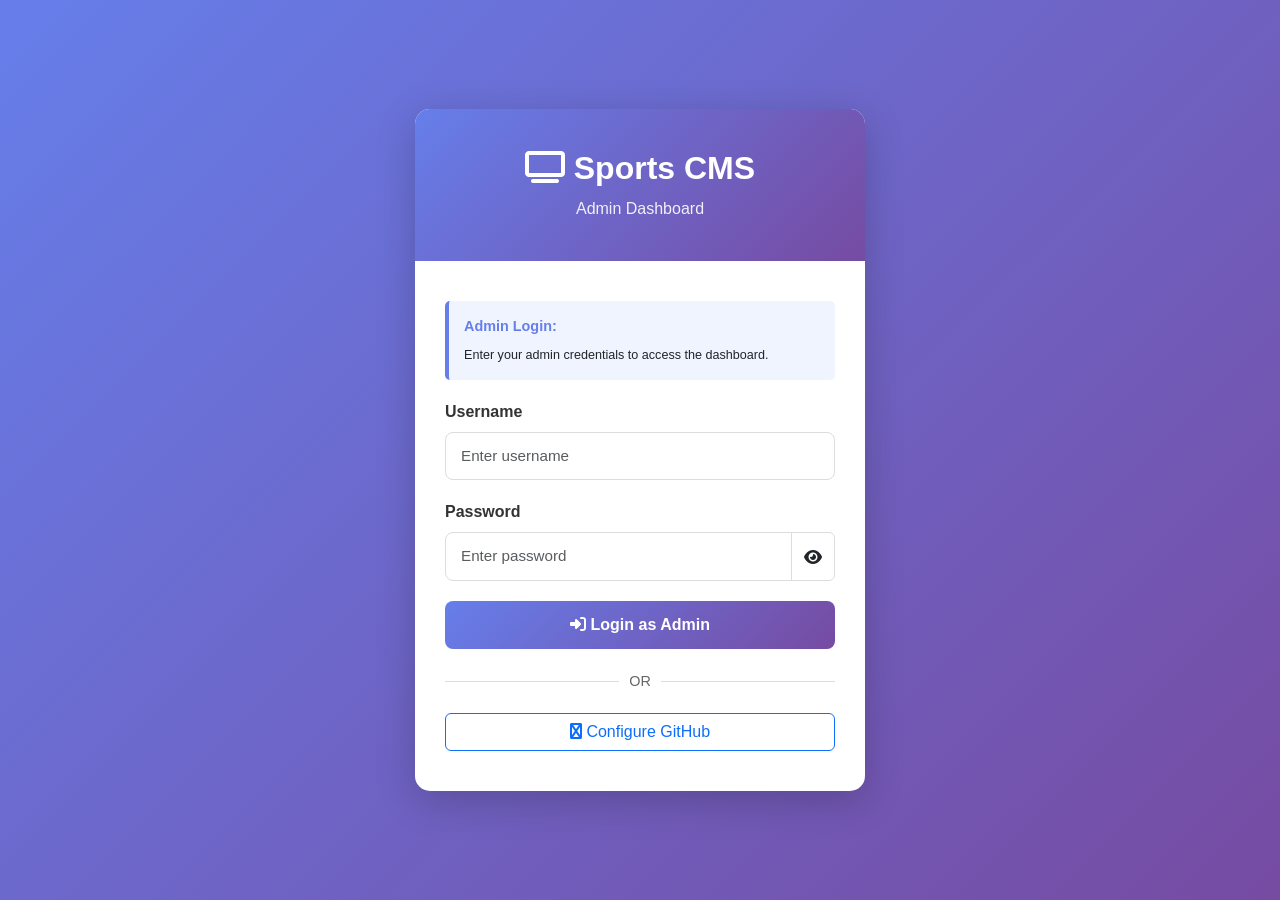
<file: settings.html>
<!DOCTYPE html>
<html lang="en">
<head>
    <meta charset="UTF-8">
    <meta name="viewport" content="width=device-width, initial-scale=1.0">
    <title>Sports Match CMS - Settings</title>
    <link href="https://cdn.jsdelivr.net/npm/bootstrap@5.3.0/dist/css/bootstrap.min.css" rel="stylesheet">
    <link href="https://cdnjs.cloudflare.com/ajax/libs/font-awesome/6.4.0/css/all.min.css" rel="stylesheet">
    <link rel="stylesheet" href="assets/css/style.css">
</head>
<body>
    <div class="d-flex" id="wrapper">
        <!-- Sidebar -->
        <nav class="sidebar" id="sidebar">
            <div class="sidebar-header">
                <h3 class="mb-0">
                    <i class="fas fa-tv"></i> Sports CMS
                </h3>
            </div>
            <ul class="nav flex-column">
                <li class="nav-item">
                    <a class="nav-link" href="index.html">
                        <i class="fas fa-chart-line"></i> Dashboard
                    </a>
                </li>
                <li class="nav-item">
                    <a class="nav-link" href="matches.html">
                        <i class="fas fa-futbol"></i> Matches
                    </a>
                </li>
                <li class="nav-item">
                    <a class="nav-link" href="leagues.html">
                        <i class="fas fa-trophy"></i> Leagues
                    </a>
                </li>
                <li class="nav-item">
                    <a class="nav-link" href="categories.html">
                        <i class="fas fa-list"></i> Categories
                    </a>
                </li>
                <li class="nav-item">
                    <a class="nav-link active" href="settings.html">
                        <i class="fas fa-cog"></i> Settings
                    </a>
                </li>
            </ul>
        </nav>

        <!-- Main Content -->
        <div class="main-content" id="main-content">
            <!-- Top Navigation -->
            <nav class="navbar navbar-expand-lg navbar-dark top-navbar">
                <div class="container-fluid">
                    <button class="btn btn-dark me-3" id="toggleSidebar">
                        <i class="fas fa-bars"></i>
                    </button>
                    <span class="navbar-brand mb-0">Settings</span>
                    <div class="ms-auto d-flex align-items-center gap-3">
                        <button class="btn btn-dark" id="toggleDarkMode" title="Toggle Dark Mode">
                            <i class="fas fa-moon"></i>
                        </button>
                        <div class="dropdown">
                            <button class="btn btn-dark dropdown-toggle" type="button" data-bs-toggle="dropdown">
                                <i class="fas fa-user"></i>
                            </button>
                            <ul class="dropdown-menu dropdown-menu-end">
                                <li><a class="dropdown-item" href="settings.html">Settings</a></li>
                                <li><hr class="dropdown-divider"></li>
                                <li><a class="dropdown-item" href="#" id="logoutBtn">Logout</a></li>
                            </ul>
                        </div>
                    </div>
                </div>
            </nav>

            <!-- Page Content -->
            <div class="page-content">
                <div class="container-fluid">
                    <!-- Header -->
                    <div class="row mb-4">
                        <div class="col-12">
                            <h1 class="page-title">Settings</h1>
                            <p class="text-muted">Configure GitHub integration and preferences.</p>
                        </div>
                    </div>

                    <!-- GitHub Configuration -->
                    <div class="row mb-4">
                        <div class="col-lg-8">
                            <div class="card">
                                <div class="card-header">
                                    <h5 class="mb-0">GitHub Integration</h5>
                                </div>
                                <div class="card-body">
                                    <form id="settingsForm">
                                        <div class="mb-3">
                                            <label class="form-label">GitHub Owner</label>
                                            <input type="text" class="form-control" id="githubOwner" placeholder="e.g., Custommail100">
                                            <small class="text-muted">Your GitHub username or organization name</small>
                                        </div>

                                        <div class="mb-3">
                                            <label class="form-label">GitHub Repository</label>
                                            <input type="text" class="form-control" id="githubRepo" placeholder="e.g., tv">
                                            <small class="text-muted">Repository name where match.json is stored</small>
                                        </div>

                                        <div class="mb-3">
                                            <label class="form-label">GitHub Branch</label>
                                            <input type="text" class="form-control" id="githubBranch" placeholder="e.g., main" value="main">
                                            <small class="text-muted">Default branch name</small>
                                        </div>

                                        <div class="mb-3">
                                            <label class="form-label">File Path</label>
                                            <input type="text" class="form-control" id="filePath" placeholder="e.g., match.json" value="match.json">
                                            <small class="text-muted">Path to match.json in your repository</small>
                                        </div>

                                        <div class="mb-3">
                                            <label class="form-label">GitHub Personal Access Token</label>
                                            <div class="input-group">
                                                <input type="password" class="form-control" id="githubToken" placeholder="ghp_xxxxxxxxxxxxx">
                                                <button class="btn btn-outline-secondary" type="button" id="toggleToken">
                                                    <i class="fas fa-eye"></i>
                                                </button>
                                            </div>
                                            <small class="text-muted">
                                                Create a token at <a href="https://github.com/settings/tokens" target="_blank">GitHub Settings</a> with repo scope
                                            </small>
                                        </div>

                                        <div class="mb-3">
                                            <div class="form-check">
                                                <input type="checkbox" class="form-check-input" id="autoSync" checked>
                                                <label class="form-check-label" for="autoSync">
                                                    Auto-sync with GitHub (Recommended)
                                                </label>
                                            </div>
                                        </div>

                                        <button type="button" class="btn btn-primary" id="testConnectionBtn">
                                            <i class="fas fa-plug"></i> Test Connection
                                        </button>
                                        <button type="button" class="btn btn-success" id="saveSettingsBtn">
                                            <i class="fas fa-save"></i> Save Settings
                                        </button>
                                        <button type="button" class="btn btn-warning" id="logoutBtn">
                                            <i class="fas fa-sign-out-alt"></i> Logout
                                        </button>
                                    </form>
                                </div>
                            </div>
                        </div>

                        <!-- Info Sidebar -->
                        <div class="col-lg-4">
                            <div class="card mb-3">
                                <div class="card-header">
                                    <h5 class="mb-0">API Information</h5>
                                </div>
                                <div class="card-body">
                                    <p><strong>Public API URL:</strong></p>
                                    <code class="small" id="apiUrl">https://raw.githubusercontent.com/...</code>
                                    <button class="btn btn-sm btn-outline-primary mt-2 w-100" id="copyApiBtn">
                                        <i class="fas fa-copy"></i> Copy URL
                                    </button>
                                </div>
                            </div>

                            <div class="card">
                                <div class="card-header">
                                    <h5 class="mb-0">Help</h5>
                                </div>
                                <div class="card-body small">
                                    <p><strong>Need a GitHub Token?</strong></p>
                                    <ol class="mb-0">
                                        <li>Go to GitHub Settings</li>
                                        <li>Click "Developer settings"</li>
                                        <li>Select "Personal access tokens"</li>
                                        <li>Click "Generate new token"</li>
                                        <li>Select "repo" scope</li>
                                        <li>Copy and paste here</li>
                                    </ol>
                                </div>
                            </div>
                        </div>
                    </div>
                </div>
            </div>
        </div>
    </div>

    <!-- Toast Notification -->
    <div id="toastContainer" class="toast-container"></div>

    <script src="https://cdn.jsdelivr.net/npm/bootstrap@5.3.0/dist/js/bootstrap.bundle.min.js"></script>
    <script src="assets/js/config.js"></script>
    <script src="assets/js/api.js"></script>
    <script src="assets/js/ui.js"></script>
    <script src="assets/js/settings.js"></script>
</body>
</html>
</file>
<file: assets/css/style.css>
:root {
  --primary: #007bff;
  --secondary: #6c757d;
  --success: #28a745;
  --danger: #dc3545;
  --warning: #ffc107;
  --info: #17a2b8;
  --light: #f8f9fa;
  --dark: #343a40;
  --sidebar-width: 250px;
  --topbar-height: 60px;
}

body {
  font-family: 'Segoe UI', Tahoma, Geneva, Verdana, sans-serif;
  background-color: #f5f5f5;
  transition: background-color 0.3s ease;
}

body.dark-mode {
  background-color: #1a1a1a;
  color: #e0e0e0;
}

/* Sidebar */
.sidebar {
  width: var(--sidebar-width);
  background: linear-gradient(135deg, #667eea 0%, #764ba2 100%);
  color: white;
  padding: 20px;
  position: fixed;
  left: 0;
  top: 0;
  height: 100vh;
  overflow-y: auto;
  z-index: 1000;
  transition: all 0.3s ease;
}

body.dark-mode .sidebar {
  background: linear-gradient(135deg, #1e3c72 0%, #2a5298 100%);
}

.sidebar-header {
  padding-bottom: 20px;
  border-bottom: 2px solid rgba(255, 255, 255, 0.2);
  margin-bottom: 20px;
}

.sidebar-header h3 {
  font-size: 1.5rem;
  font-weight: 700;
  letter-spacing: 0.5px;
}

.sidebar .nav-link {
  color: rgba(255, 255, 255, 0.8);
  padding: 12px 15px;
  margin-bottom: 5px;
  border-radius: 5px;
  transition: all 0.3s ease;
  display: flex;
  align-items: center;
  gap: 10px;
}

.sidebar .nav-link:hover,
.sidebar .nav-link.active {
  background-color: rgba(255, 255, 255, 0.2);
  color: white;
  padding-left: 20px;
}

.sidebar .nav-link i {
  width: 20px;
  text-align: center;
}

/* Toggle for mobile */
.sidebar.collapsed {
  transform: translateX(-100%);
}

/* Main Content */
#wrapper {
  margin-left: var(--sidebar-width);
  transition: margin-left 0.3s ease;
}

#wrapper.collapsed {
  margin-left: 0;
}

.main-content {
  width: 100%;
}

/* Top Navigation */
.top-navbar {
  background: linear-gradient(135deg, #667eea 0%, #764ba2 100%);
  height: var(--topbar-height);
  padding: 0 20px;
  box-shadow: 0 2px 10px rgba(0, 0, 0, 0.1);
  position: fixed;
  top: 0;
  left: var(--sidebar-width);
  right: 0;
  z-index: 999;
  transition: left 0.3s ease;
}

body.dark-mode .top-navbar {
  background: linear-gradient(135deg, #1e3c72 0%, #2a5298 100%);
}

#wrapper.collapsed .top-navbar {
  left: 0;
}

.top-navbar .navbar-brand {
  font-size: 1.5rem;
  font-weight: 700;
  color: white;
}

.top-navbar .btn-dark {
  background-color: rgba(255, 255, 255, 0.2);
  border-color: rgba(255, 255, 255, 0.2);
  color: white;
  transition: all 0.3s ease;
}

.top-navbar .btn-dark:hover {
  background-color: rgba(255, 255, 255, 0.3);
}

.top-navbar .dropdown-menu {
  margin-top: 10px;
}

/* Page Content */
.page-content {
  margin-top: calc(var(--topbar-height) + 20px);
  padding: 20px;
  min-height: 100vh;
}

.page-title {
  font-size: 2rem;
  font-weight: 700;
  color: #333;
  margin-bottom: 10px;
}

body.dark-mode .page-title {
  color: #e0e0e0;
}

/* Cards */
.card {
  border: none;
  border-radius: 10px;
  box-shadow: 0 2px 10px rgba(0, 0, 0, 0.1);
  margin-bottom: 20px;
  transition: all 0.3s ease;
  background-color: white;
}

body.dark-mode .card {
  background-color: #2a2a2a;
  color: #e0e0e0;
  box-shadow: 0 2px 10px rgba(0, 0, 0, 0.5);
}

.card:hover {
  transform: translateY(-5px);
  box-shadow: 0 5px 20px rgba(0, 0, 0, 0.15);
}

.card-header {
  background-color: #f8f9fa;
  border-bottom: 1px solid #e0e0e0;
  padding: 15px 20px;
  border-radius: 10px 10px 0 0;
}

body.dark-mode .card-header {
  background-color: #1a1a1a;
  border-bottom-color: #444;
}

.card-body {
  padding: 20px;
}

/* Stat Cards */
.stat-card {
  background: linear-gradient(135deg, #667eea 0%, #764ba2 100%);
  color: white;
  padding: 25px;
  border-radius: 10px;
  display: flex;
  align-items: center;
  gap: 20px;
  box-shadow: 0 5px 15px rgba(102, 126, 234, 0.4);
  transition: all 0.3s ease;
  margin-bottom: 20px;
}

.stat-card:hover {
  transform: translateY(-5px);
  box-shadow: 0 10px 25px rgba(102, 126, 234, 0.6);
}

.stat-icon {
  font-size: 2.5rem;
  width: 60px;
  height: 60px;
  display: flex;
  align-items: center;
  justify-content: center;
  background-color: rgba(255, 255, 255, 0.2);
  border-radius: 10px;
}

.stat-content h3 {
  font-size: 2rem;
  font-weight: 700;
  margin: 0;
}

.stat-content p {
  margin: 0;
  font-size: 0.9rem;
  opacity: 0.9;
}

/* Status Cards */
.status-card {
  padding: 25px;
  border-radius: 10px;
  color: white;
  margin-bottom: 20px;
  transition: all 0.3s ease;
}

.status-card.upcoming {
  background: linear-gradient(135deg, #f093fb 0%, #f5576c 100%);
  box-shadow: 0 5px 15px rgba(245, 87, 108, 0.4);
}

.status-card.live {
  background: linear-gradient(135deg, #4facfe 0%, #00f2fe 100%);
  box-shadow: 0 5px 15px rgba(79, 172, 254, 0.4);
}

.status-card.finished {
  background: linear-gradient(135deg, #43e97b 0%, #38f9d7 100%);
  box-shadow: 0 5px 15px rgba(67, 233, 123, 0.4);
}

.status-card:hover {
  transform: translateY(-5px);
}

.status-header {
  display: flex;
  align-items: center;
  gap: 10px;
  margin-bottom: 15px;
}

.status-header h4 {
  margin: 0;
  font-size: 1rem;
}

.status-number {
  font-size: 3rem;
  font-weight: 700;
}

.animate-pulse {
  animation: pulse 2s infinite;
}

@keyframes pulse {
  0%, 100% { opacity: 1; }
  50% { opacity: 0.5; }
}

/* Forms */
.form-control,
.form-select {
  border: 1px solid #ddd;
  border-radius: 5px;
  padding: 10px 15px;
  transition: all 0.3s ease;
}

body.dark-mode .form-control,
body.dark-mode .form-select {
  background-color: #3a3a3a;
  color: #e0e0e0;
  border-color: #555;
}

.form-control:focus,
.form-select:focus {
  border-color: #667eea;
  box-shadow: 0 0 0 0.2rem rgba(102, 126, 234, 0.25);
}

.form-label {
  font-weight: 600;
  margin-bottom: 8px;
  color: #333;
}

body.dark-mode .form-label {
  color: #e0e0e0;
}

/* Buttons */
.btn {
  border-radius: 5px;
  padding: 10px 20px;
  font-weight: 600;
  transition: all 0.3s ease;
  border: none;
  cursor: pointer;
}

.btn-primary {
  background: linear-gradient(135deg, #667eea 0%, #764ba2 100%);
  color: white;
}

.btn-primary:hover {
  transform: translateY(-2px);
  box-shadow: 0 5px 15px rgba(102, 126, 234, 0.4);
}

.btn-secondary {
  background-color: #6c757d;
  color: white;
}

.btn-success {
  background-color: #28a745;
  color: white;
}

.btn-danger {
  background-color: #dc3545;
  color: white;
}

.btn-warning {
  background-color: #ffc107;
  color: #333;
}

/* Tables */
.table {
  color: #333;
}

body.dark-mode .table {
  color: #e0e0e0;
  background-color: #2a2a2a;
}

.table thead {
  background-color: #f8f9fa;
  color: #333;
  font-weight: 600;
}

body.dark-mode .table thead {
  background-color: #1a1a1a;
  color: #e0e0e0;
}

.table tbody tr:hover {
  background-color: #f5f5f5;
}

body.dark-mode .table tbody tr:hover {
  background-color: #3a3a3a;
}

/* Match Cards Grid */
.matches-grid {
  display: grid;
  grid-template-columns: repeat(auto-fill, minmax(350px, 1fr));
  gap: 20px;
}

.match-card {
  background: white;
  border-radius: 10px;
  overflow: hidden;
  box-shadow: 0 2px 10px rgba(0, 0, 0, 0.1);
  transition: all 0.3s ease;
}

body.dark-mode .match-card {
  background-color: #2a2a2a;
  box-shadow: 0 2px 10px rgba(0, 0, 0, 0.5);
}

.match-card:hover {
  transform: translateY(-5px);
  box-shadow: 0 5px 20px rgba(0, 0, 0, 0.2);
}

.match-card-header {
  padding: 15px;
  background: linear-gradient(135deg, #667eea 0%, #764ba2 100%);
  color: white;
}

.match-card-body {
  padding: 15px;
}

.match-teams {
  display: flex;
  align-items: center;
  justify-content: space-between;
  margin: 15px 0;
}

.team {
  text-align: center;
  flex: 1;
}

.team-flag {
  width: 50px;
  height: 50px;
  border-radius: 5px;
  object-fit: cover;
  margin-bottom: 8px;
}

.vs {
  padding: 0 10px;
  font-weight: 700;
  color: #999;
}

.status-badge {
  display: inline-block;
  padding: 5px 10px;
  border-radius: 20px;
  font-size: 0.75rem;
  font-weight: 600;
  margin-top: 10px;
}

.status-badge.upcoming {
  background-color: #ffd6e8;
  color: #c2185b;
}

.status-badge.live {
  background-color: #b3e5fc;
  color: #0277bd;
  animation: pulse 1s infinite;
}

.status-badge.finished {
  background-color: #c8e6c9;
  color: #2e7d32;
}

/* Toast Notifications */
.toast-container {
  position: fixed;
  bottom: 20px;
  right: 20px;
  z-index: 10000;
}

.toast {
  background-color: white;
  border-radius: 5px;
  box-shadow: 0 5px 15px rgba(0, 0, 0, 0.2);
  padding: 15px 20px;
  margin-bottom: 10px;
  display: flex;
  align-items: center;
  gap: 10px;
  animation: slideIn 0.3s ease;
}

@keyframes slideIn {
  from {
    transform: translateX(400px);
    opacity: 0;
  }
  to {
    transform: translateX(0);
    opacity: 1;
  }
}

.toast.success {
  border-left: 4px solid #28a745;
}

.toast.error {
  border-left: 4px solid #dc3545;
}

.toast.warning {
  border-left: 4px solid #ffc107;
}

.toast.info {
  border-left: 4px solid #17a2b8;
}

/* Modal */
.modal-content {
  border-radius: 10px;
  border: none;
  box-shadow: 0 10px 30px rgba(0, 0, 0, 0.2);
}

body.dark-mode .modal-content {
  background-color: #2a2a2a;
  color: #e0e0e0;
}

.modal-header {
  border-bottom: 1px solid #e0e0e0;
  background-color: #f8f9fa;
}

body.dark-mode .modal-header {
  background-color: #1a1a1a;
  border-bottom-color: #444;
}

/* Pagination */
.pagination {
  margin-top: 20px;
}

.page-link {
  border-radius: 5px;
  margin: 0 5px;
  color: #667eea;
  border-color: #ddd;
}

.page-link:hover {
  color: #764ba2;
  background-color: #f5f5f5;
}

.page-item.active .page-link {
  background: linear-gradient(135deg, #667eea 0%, #764ba2 100%);
  border-color: #667eea;
}

/* Responsive */
@media (max-width: 768px) {
  .sidebar {
    width: 100%;
    height: 100vh;
    position: fixed;
    left: 0;
    top: 0;
    z-index: 1001;
    transform: translateX(-100%);
    transition: transform 0.3s ease;
  }

  .sidebar.show {
    transform: translateX(0);
  }

  #wrapper {
    margin-left: 0;
  }

  .top-navbar {
    left: 0;
    width: 100%;
  }

  .page-content {
    padding: 15px;
  }

  .matches-grid {
    grid-template-columns: 1fr;
  }

  .page-title {
    font-size: 1.5rem;
  }

  .stat-card {
    margin-bottom: 15px;
  }

  .toast-container {
    left: 10px;
    right: 10px;
    bottom: 10px;
  }
}

/* Loading Spinner */
.spinner {
  display: inline-block;
  width: 20px;
  height: 20px;
  border: 3px solid #f3f3f3;
  border-top: 3px solid #667eea;
  border-radius: 50%;
  animation: spin 1s linear infinite;
}

@keyframes spin {
  0% { transform: rotate(0deg); }
  100% { transform: rotate(360deg); }
}

/* Scrollbar */
::-webkit-scrollbar {
  width: 8px;
}

::-webkit-scrollbar-track {
  background: #f1f1f1;
}

body.dark-mode ::-webkit-scrollbar-track {
  background: #1a1a1a;
}

::-webkit-scrollbar-thumb {
  background: #888;
  border-radius: 4px;
}

::-webkit-scrollbar-thumb:hover {
  background: #555;
}
</file>
